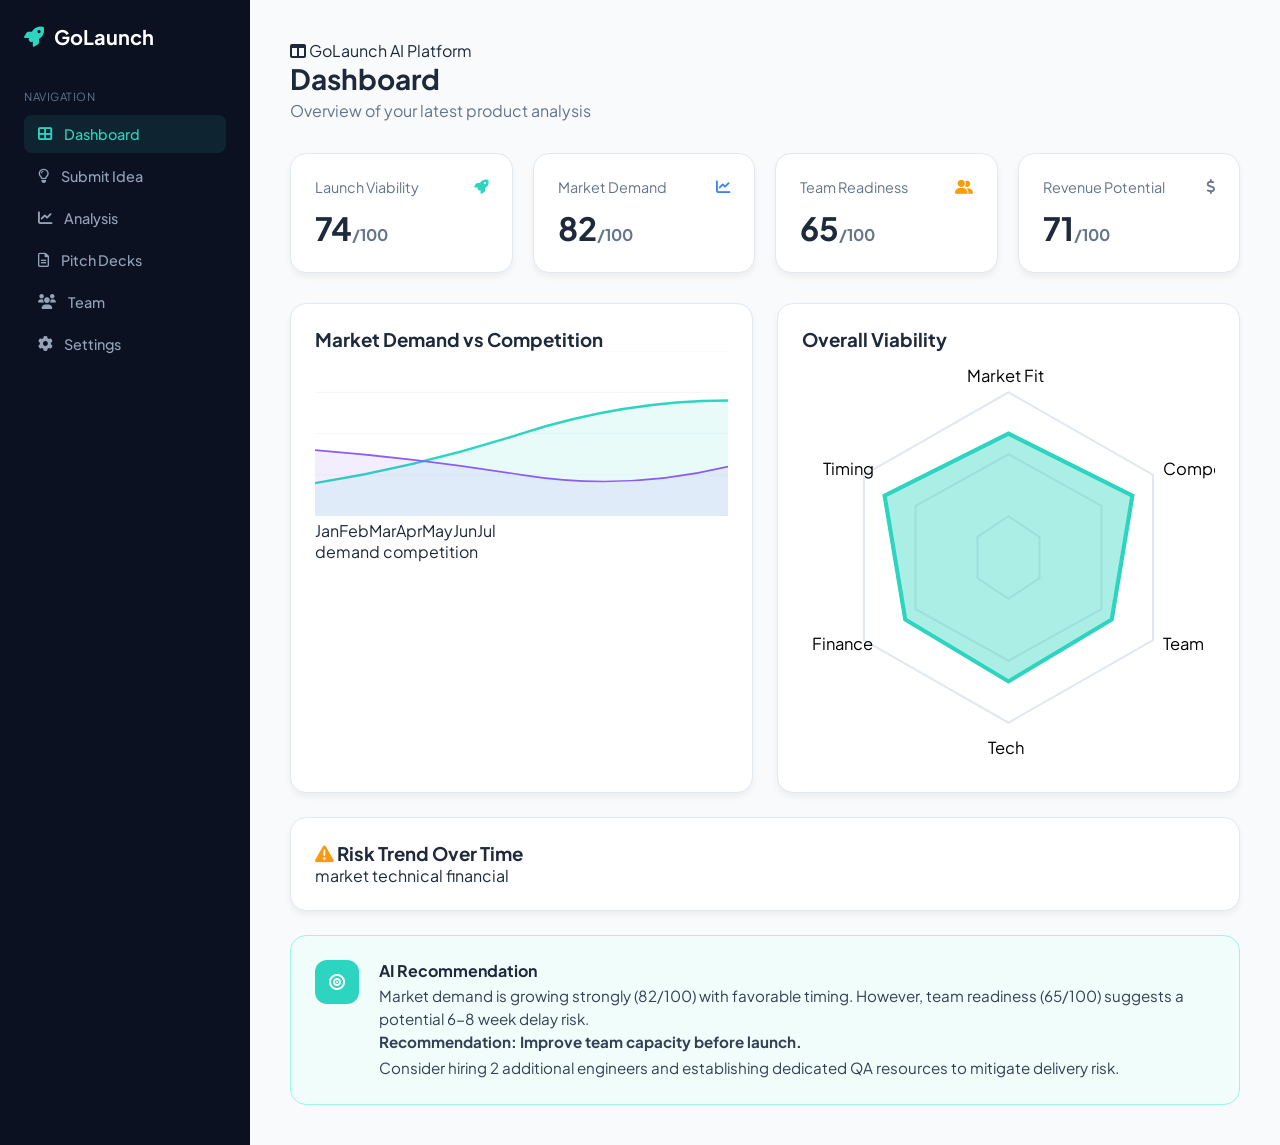
<file: dashboard.html>
<!DOCTYPE html>
<html lang="en">
<head>
    <meta charset="UTF-8">
    <meta name="viewport" content="width=device-width, initial-scale=1.0">
    <title>GoLaunch Dashboard</title>
    <link rel="stylesheet" href="style.css">
    <link rel="stylesheet" href="https://cdnjs.cloudflare.com/ajax/libs/font-awesome/6.0.0/css/all.min.css">
</head>
<body>
    <div class="container">
        <aside class="sidebar">
    <a href="index.html" class="logo">
    <i class="fas fa-rocket"></i> GoLaunch
</a>
    <nav>
        <p class="nav-label">Navigation</p>
        <ul>
            <li class="active">
                <a href="dashboard.html">
                    <i class="fas fa-th-large"></i> Dashboard
                </a>
            </li>
            <li>
                <a href="submit.html">
                    <i class="far fa-lightbulb"></i> Submit Idea
                </a>
            </li>
            <li>
                <a href="analysis.html">
                    <i class="fas fa-chart-line"></i> Analysis
                </a>
            </li>
            <li>
                <a href="pitch-decks.html">
                    <i class="far fa-file-alt"></i> Pitch Decks
                </a>
            </li>
            <li>
                <a href="team.html">
                    <i class="fas fa-users"></i> Team
                </a>
            </li>
            <li>
                <a href="settings.html">
                    <i class="fas fa-cog"></i> Settings
                </a>
            </li>
        </ul>
    </nav>
</aside>

        <main class="main-content">
            <header>
                <div class="breadcrumb"><i class="fas fa-columns"></i> GoLaunch AI Platform</div>
                <h1>Dashboard</h1>
                <p class="subtitle">Overview of your latest product analysis</p>
            </header>

            <section class="stat-cards">
                <div class="card">
                    <div class="card-header">
                        <span>Launch Viability</span>
                        <i class="fas fa-rocket icon-green"></i>
                    </div>
                    <div class="value">74<span>/100</span></div>
                    <div class="progress-bar"><div class="fill" style="width: 74%;"></div></div>
                </div>
                <div class="card">
                    <div class="card-header">
                        <span>Market Demand</span>
                        <i class="fas fa-chart-line icon-blue"></i>
                    </div>
                    <div class="value">82<span>/100</span></div>
                    <div class="progress-bar"><div class="fill" style="width: 82%;"></div></div>
                </div>
                <div class="card">
                    <div class="card-header">
                        <span>Team Readiness</span>
                        <i class="fas fa-user-friends icon-orange"></i>
                    </div>
                    <div class="value">65<span>/100</span></div>
                    <div class="progress-bar"><div class="fill" style="width: 65%;"></div></div>
                </div>
                <div class="card">
                    <div class="card-header">
                        <span>Revenue Potential</span>
                        <i class="fas fa-dollar-sign icon-green-bold"></i>
                    </div>
                    <div class="value">71<span>/100</span></div>
                    <div class="progress-bar"><div class="fill" style="width: 71%;"></div></div>
                </div>
            </section>

            <section class="charts-row">
    <div class="card chart-card">
        <h3>Market Demand vs Competition</h3>
        <div class="chart-container">
            <svg viewBox="0 0 500 200" class="line-chart-svg">
                <line x1="0" y1="0" x2="500" y2="0" stroke="#f1f5f9" />
                <line x1="0" y1="50" x2="500" y2="50" stroke="#f1f5f9" />
                <line x1="0" y1="100" x2="500" y2="100" stroke="#f1f5f9" />
                <line x1="0" y1="150" x2="500" y2="150" stroke="#f1f5f9" />
                
                <path d="M0,160 Q125,140 250,100 T500,60 L500,200 L0,200 Z" fill="rgba(45, 212, 191, 0.1)" />
                <path d="M0,160 Q125,140 250,100 T500,60" fill="none" stroke="#2dd4bf" stroke-width="3" />
                
                <path d="M0,120 Q125,130 250,150 T500,140 L500,200 L0,200 Z" fill="rgba(139, 92, 246, 0.1)" />
                <path d="M0,120 Q125,130 250,150 T500,140" fill="none" stroke="#8b5cf6" stroke-width="2" />
            </svg>
            <div class="chart-labels">
                <span>Jan</span><span>Feb</span><span>Mar</span><span>Apr</span><span>May</span><span>Jun</span><span>Jul</span>
            </div>
            <div class="legend">
                <span class="dot demand"></span> demand 
                <span class="dot competition"></span> competition
            </div>
        </div>
    </div>

    <div class="card chart-card">
        <h3>Overall Viability</h3>
        <div class="chart-container radar-center">
            <svg viewBox="0 0 200 200" class="radar-svg">
                <polygon points="100,20 170,60 170,140 100,180 30,140 30,60" fill="none" stroke="#e2e8f0" />
                <polygon points="100,50 145,75 145,125 100,150 55,125 55,75" fill="none" stroke="#e2e8f0" />
                <polygon points="100,80 115,90 115,110 100,120 85,110 85,90" fill="none" stroke="#e2e8f0" />
                
                <polygon points="100,40 160,70 150,130 100,160 50,130 40,70" fill="rgba(45, 212, 191, 0.4)" stroke="#2dd4bf" stroke-width="2" />
                
                <text x="80" y="15" font-size="8">Market Fit</text>
                <text x="175" y="60" font-size="8">Competition</text>
                <text x="175" y="145" font-size="8">Team</text>
                <text x="90" y="195" font-size="8">Tech</text>
                <text x="5" y="145" font-size="8">Finance</text>
                <text x="10" y="60" font-size="8">Timing</text>
            </svg>
        </div>
    </div>
</section>

            <section class="risk-section">
                <div class="card">
                    <h3><i class="fas fa-exclamation-triangle" style="color: #f39c12;"></i> Risk Trend Over Time</h3>
                    <div class="placeholder-chart bar-chart">
                        <div class="legend center">
                            <span class="square market"></span> market
                            <span class="square technical"></span> technical
                            <span class="square financial"></span> financial
                        </div>
                    </div>
                </div>
            </section>

            <section class="ai-box">
                <div class="ai-icon">
                    <i class="fas fa-bullseye"></i>
                </div>
                <div class="ai-text">
                    <strong>AI Recommendation</strong>
                    <p>Market demand is growing strongly (82/100) with favorable timing. However, team readiness (65/100) suggests a potential 6-8 week delay risk. <strong>Recommendation: Improve team capacity before launch.</strong> Consider hiring 2 additional engineers and establishing dedicated QA resources to mitigate delivery risk.</p>
                </div>
            </section>
        </main>
    </div>
</body>
</html>
</file>
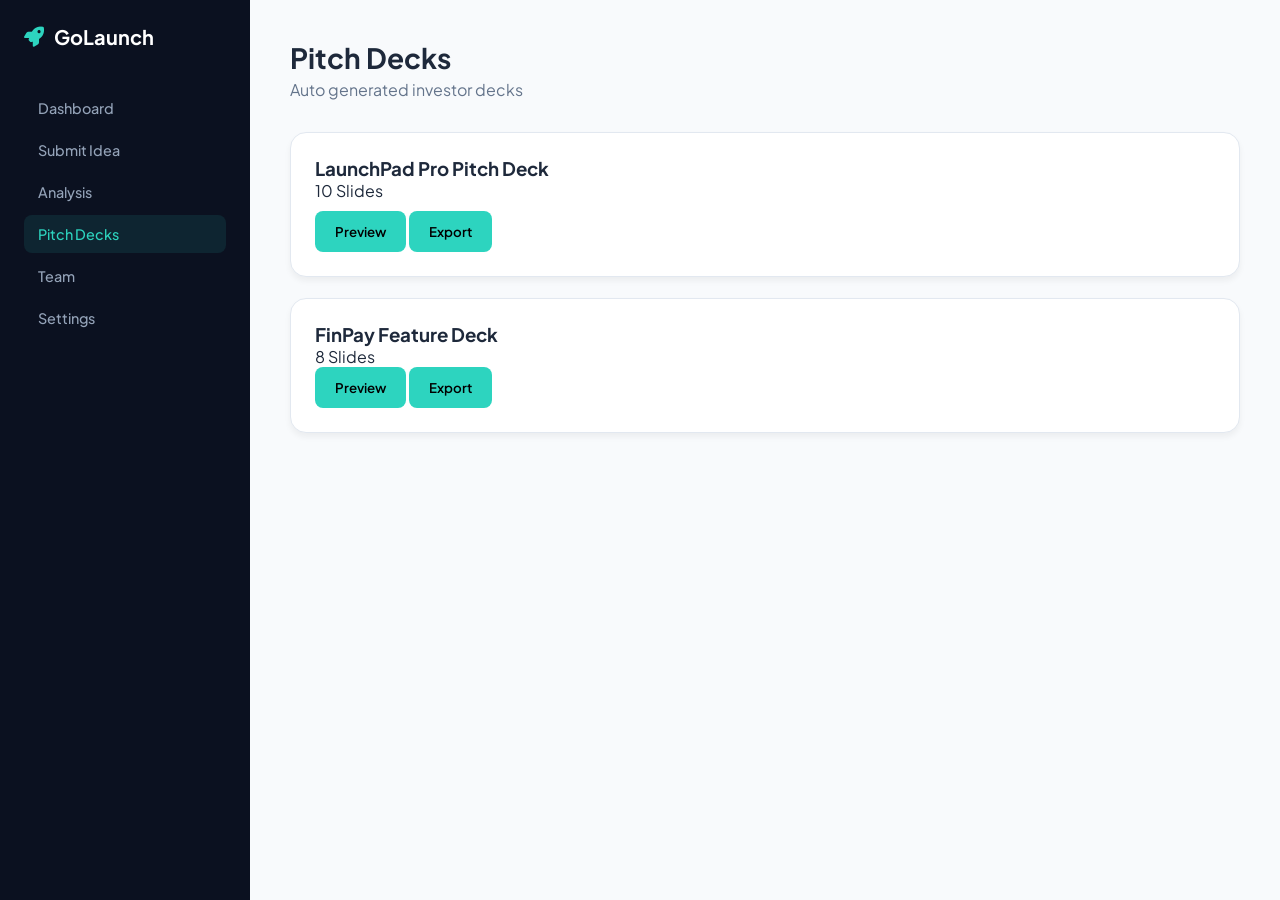
<file: pitch-decks.html>
<!DOCTYPE html>
<html lang="en">
<head>
<meta charset="UTF-8">
<title>Pitch Decks | GoLaunch</title>
<link rel="stylesheet" href="style.css">
<link rel="stylesheet" href="https://cdnjs.cloudflare.com/ajax/libs/font-awesome/6.0.0/css/all.min.css">
</head>

<body>

<div class="container">

<aside class="sidebar">
<a href="index.html" class="logo">
    <i class="fas fa-rocket"></i> GoLaunch
</a>

<ul>
<li><a href="dashboard.html">Dashboard</a></li>
<li><a href="submit.html">Submit Idea</a></li>
<li><a href="analysis.html">Analysis</a></li>
<li class="active"><a href="pitch-decks.html">Pitch Decks</a></li>
<li><a href="team.html">Team</a></li>
<li><a href="settings.html">Settings</a></li>
</ul>
</aside>

<main class="main-content">

<header>
<h1>Pitch Decks</h1>
<p class="subtitle">Auto generated investor decks</p>
</header>

<div class="card">

<h3>LaunchPad Pro Pitch Deck</h3>
<p>10 Slides</p>

<button style="margin-top:10px;">Preview</button>
<button>Export</button>

</div>

<br>

<div class="card">

<h3>FinPay Feature Deck</h3>
<p>8 Slides</p>

<button>Preview</button>
<button>Export</button>

</div>

</main>
</div>

</body>
</html>
</file>
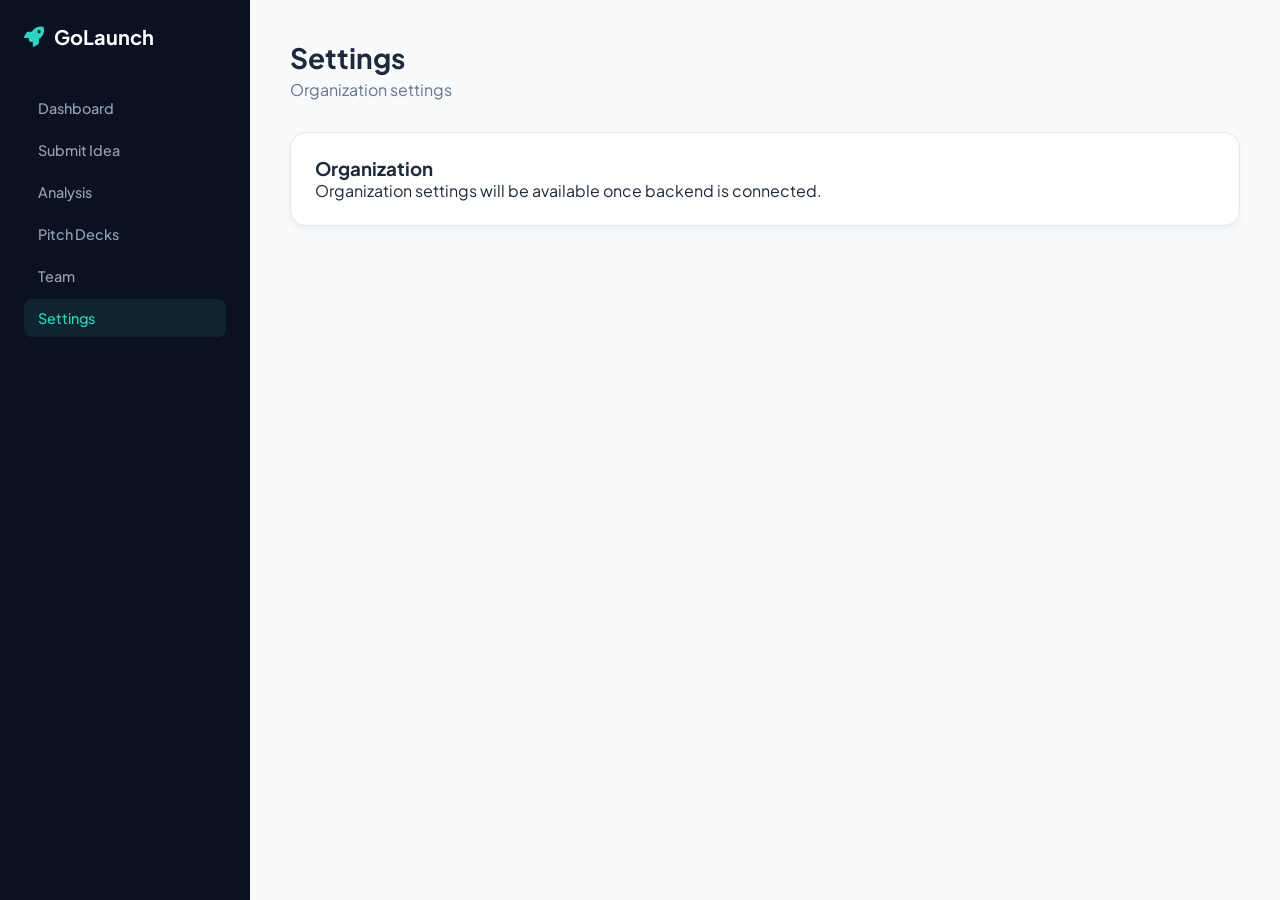
<file: settings.html>
<!DOCTYPE html>
<html>
<head>
<title>Team | GoLaunch</title>
<link rel="stylesheet" href="style.css">

<link rel="stylesheet" href="https://cdnjs.cloudflare.com/ajax/libs/font-awesome/6.0.0/css/all.min.css">
</head>

<body>

<div class="container">

<aside class="sidebar">
<a href="index.html" class="logo">
    <i class="fas fa-rocket"></i> GoLaunch
</a>

<ul>
<li><a href="dashboard.html">Dashboard</a></li>
<li><a href="submit.html">Submit Idea</a></li>
<li><a href="analysis.html">Analysis</a></li>
<li><a href="pitch-decks.html">Pitch Decks</a></li>
<li><a href="team.html">Team</a></li>
<li class="active"><a href="settings.html">Settings</a></li>
</ul>
</aside>

<main class="main-content">

<header>
<h1>Settings</h1>
<p class="subtitle">Organization settings</p>
</header>

<div class="card">
<h3>Organization</h3>
<p>Organization settings will be available once backend is connected.</p>
</div>

</main>
</div>

</body>
</html>
</file>
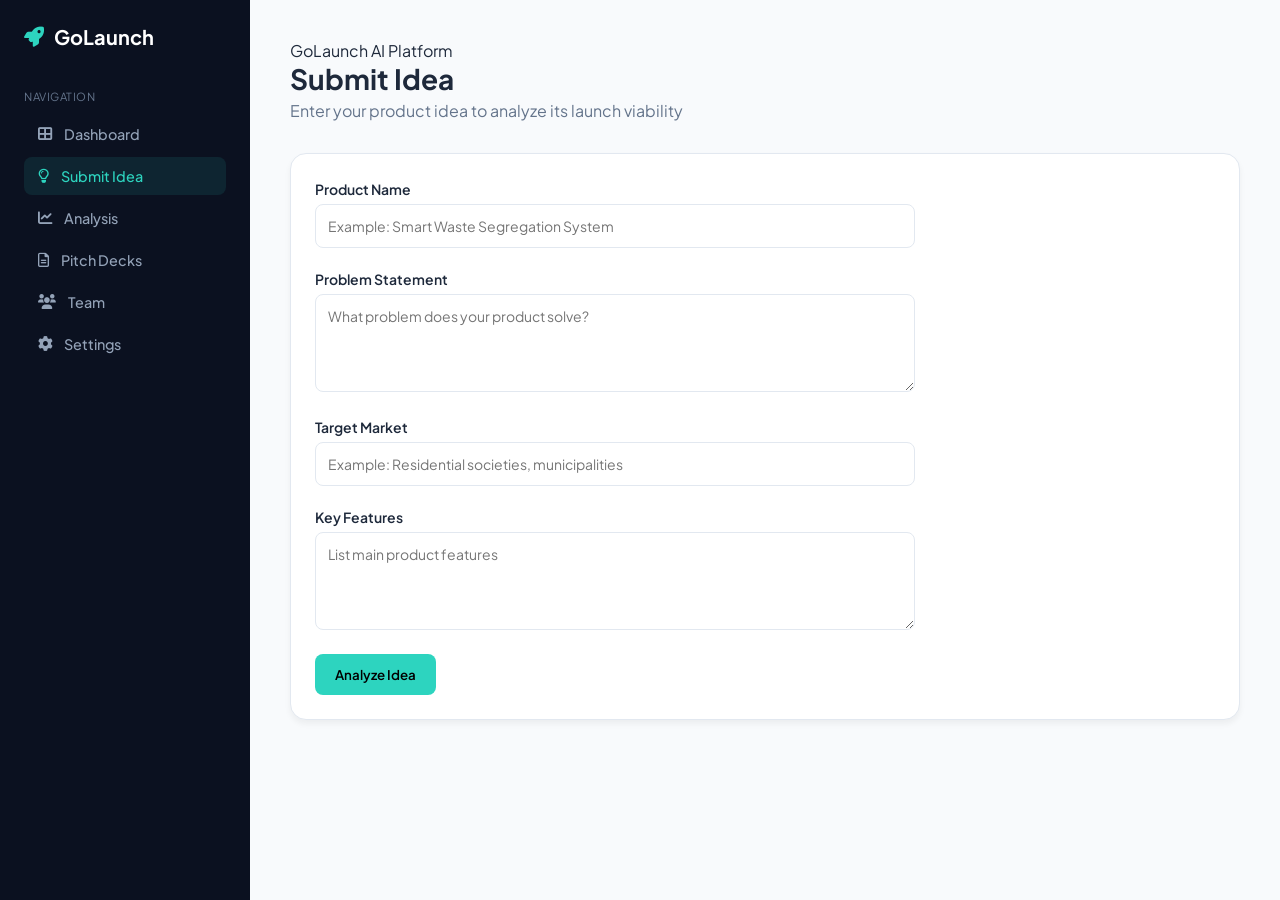
<file: submit.html>
<!DOCTYPE html>
<html lang="en">
<head>
<meta charset="UTF-8">
<meta name="viewport" content="width=device-width, initial-scale=1.0">
<title>Submit Idea | GoLaunch</title>
<link rel="stylesheet" href="style.css">
<link rel="stylesheet" href="https://cdnjs.cloudflare.com/ajax/libs/font-awesome/6.0.0/css/all.min.css">
</head>

<body>

<div class="container">

<!-- SIDEBAR -->
<aside class="sidebar">
<a href="index.html" class="logo">
    <i class="fas fa-rocket"></i> GoLaunch
</a>

<p class="nav-label">Navigation</p>

<ul>
<li><a href="dashboard.html"><i class="fas fa-th-large"></i> Dashboard</a></li>
<li class="active"><a href="submit.html"><i class="far fa-lightbulb"></i> Submit Idea</a></li>
<li><a href="analysis.html"><i class="fas fa-chart-line"></i> Analysis</a></li>
<li><a href="pitch-decks.html"><i class="far fa-file-alt"></i> Pitch Decks</a></li>
<li><a href="team.html"><i class="fas fa-users"></i> Team</a></li>
<li><a href="settings.html"><i class="fas fa-cog"></i> Settings</a></li>
</ul>
</aside>

<!-- MAIN -->
<main class="main-content">

<header>
<div class="breadcrumb">GoLaunch AI Platform</div>
<h1>Submit Idea</h1>
<p class="subtitle">Enter your product idea to analyze its launch viability</p>
</header>

<div class="card">

<form>

<div style="margin-bottom:20px;">
<label>Product Name</label><br>
<input type="text" placeholder="Example: Smart Waste Segregation System" style="width:100%;padding:12px;margin-top:5px;">
</div>

<div style="margin-bottom:20px;">
<label>Problem Statement</label><br>
<textarea rows="4" placeholder="What problem does your product solve?" style="width:100%;padding:12px;margin-top:5px;"></textarea>
</div>

<div style="margin-bottom:20px;">
<label>Target Market</label><br>
<input type="text" placeholder="Example: Residential societies, municipalities" style="width:100%;padding:12px;margin-top:5px;">
</div>

<div style="margin-bottom:20px;">
<label>Key Features</label><br>
<textarea rows="4" placeholder="List main product features" style="width:100%;padding:12px;margin-top:5px;"></textarea>
</div>

<button style="background:#2dd4bf;border:none;padding:12px 20px;border-radius:8px;font-weight:600;">
Analyze Idea
</button>

</form>

</div>

</main>
</div>

</body>
</html>
</file>
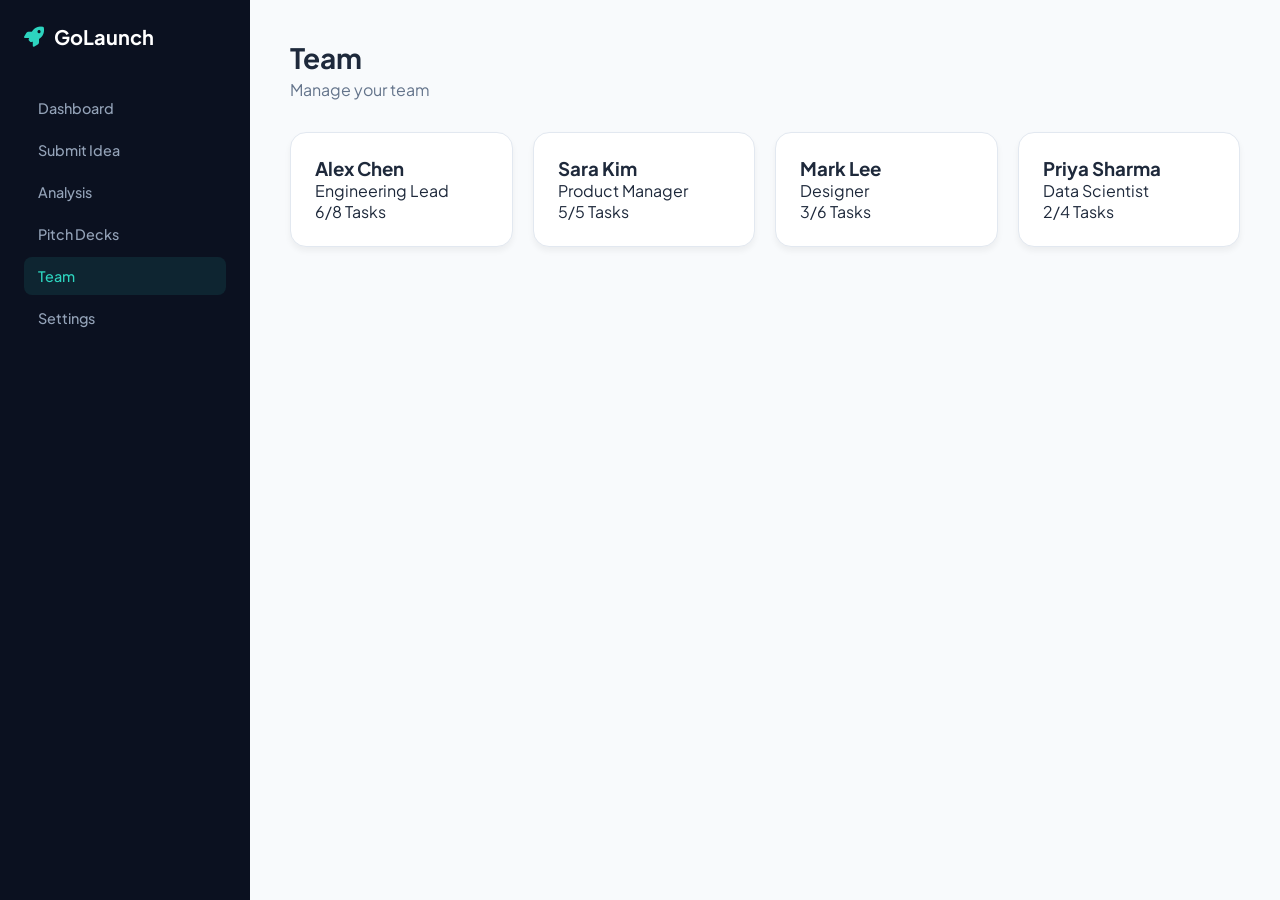
<file: team.html>
<!DOCTYPE html>
<html>
<head>
<title>Team | GoLaunch</title>
<link rel="stylesheet" href="style.css">

<link rel="stylesheet" href="https://cdnjs.cloudflare.com/ajax/libs/font-awesome/6.0.0/css/all.min.css">
</head>

<body>

<div class="container">

<aside class="sidebar">
<a href="index.html" class="logo">
    <i class="fas fa-rocket"></i> GoLaunch
</a>

<ul>
<li><a href="dashboard.html">Dashboard</a></li>
<li><a href="submit.html">Submit Idea</a></li>
<li><a href="analysis.html">Analysis</a></li>
<li><a href="pitch-decks.html">Pitch Decks</a></li>
<li class="active"><a href="team.html">Team</a></li>
<li><a href="settings.html">Settings</a></li>
</ul>
</aside>

<main class="main-content">

<header>
<h1>Team</h1>
<p class="subtitle">Manage your team</p>
</header>

<section class="stat-cards">

<div class="card">
<h3>Alex Chen</h3>
<p>Engineering Lead</p>
<p>6/8 Tasks</p>
</div>

<div class="card">
<h3>Sara Kim</h3>
<p>Product Manager</p>
<p>5/5 Tasks</p>
</div>

<div class="card">
<h3>Mark Lee</h3>
<p>Designer</p>
<p>3/6 Tasks</p>
</div>

<div class="card">
<h3>Priya Sharma</h3>
<p>Data Scientist</p>
<p>2/4 Tasks</p>
</div>

</section>

</main>
</div>

</body>
</html>
</file>
<file: style.css>
@import url('https://fonts.googleapis.com/css2?family=Plus+Jakarta+Sans:wght@400;600;700;800&display=swap');

*{
margin:0;
padding:0;
box-sizing:border-box;
font-family:'Plus Jakarta Sans',sans-serif;
}

/* ================= LANDING PAGE ================= */

.hero-section{
background-color:#0B0F1A;
background-image:radial-gradient(circle at 60% 40%,#162031 0%,#0B0F1A 60%);
}

.hero-title{
font-size:100px;
font-weight:800;
line-height:0.9;
letter-spacing:-0.05em;
}

.pill-badge{
background:rgba(22,32,49,0.8);
border:1px solid #2D3748;
display:inline-block;
padding:8px 20px;
border-radius:9999px;
font-size:13px;
font-weight:700;
}

/* ================= VARIABLES ================= */

:root{

--sidebar-bg:#0b1120;
--main-bg:#f8fafc;
--card-bg:#ffffff;

--primary-teal:#2dd4bf;
--accent-purple:#8b5cf6;

--text-main:#1e293b;
--text-muted:#64748b;

--border-color:#e2e8f0;

}

/* ================= MAIN LAYOUT ================= */

body{
background-color:var(--main-bg);
color:var(--text-main);
}

.container{
display:flex;
min-height:100vh;
}

/* ================= SIDEBAR ================= */

.sidebar{
width:250px;
background:var(--sidebar-bg);
padding:24px;
display:flex;
flex-direction:column;
}

.logo{
font-size:1.25rem;
font-weight:700;
color:white;
margin-bottom:40px;
display:flex;
align-items:center;
gap:10px;
}

.logo i{
color:var(--primary-teal);
}

.nav-label{
font-size:0.7rem;
text-transform:uppercase;
letter-spacing:0.05em;
color:var(--text-muted);
margin-bottom:12px;
}

.sidebar ul{
list-style:none;
}

.sidebar ul li{
margin-bottom:4px;
}

.sidebar ul li a{
text-decoration:none;
color:#94a3b8;
font-size:0.9rem;
font-weight:500;
display:flex;
align-items:center;
gap:12px;
padding:10px 14px;
border-radius:8px;
transition:0.2s;
}

.sidebar ul li a:hover{
background:rgba(255,255,255,0.03);
color:white;
}

.sidebar ul li.active a{
background:rgba(45,212,191,0.1);
color:var(--primary-teal);
}

/* ================= MAIN CONTENT ================= */

.main-content{
flex:1;
padding:40px;
overflow-y:auto;
}

header{
margin-bottom:32px;
}

header h1{
font-size:1.75rem;
font-weight:700;
margin-bottom:4px;
}

.subtitle{
color:var(--text-muted);
}

/* ================= CARDS ================= */

.card{
background:var(--card-bg);
padding:24px;
border-radius:16px;
border:1px solid var(--border-color);
box-shadow:0 4px 6px rgba(0,0,0,0.05);
}

/* ================= STAT CARDS ================= */

.stat-cards{
display:grid;
grid-template-columns:repeat(auto-fit,minmax(200px,1fr));
gap:20px;
margin-top:25px;
margin-bottom:30px;
}

.card-header{
display:flex;
justify-content:space-between;
align-items:center;
color:var(--text-muted);
font-size:0.9rem;
margin-bottom:12px;
}

.icon-green{color:var(--primary-teal);}
.icon-blue{color:#3b82f6;}
.icon-orange{color:#f59e0b;}

.value{
font-size:2rem;
font-weight:700;
}

.value span{
font-size:1rem;
color:var(--text-muted);
}

/* ================= CHARTS ================= */

.charts-row{
display:grid;
grid-template-columns:1fr 1fr;
gap:24px;
margin-bottom:24px;
}

canvas{
width:100% !important;
height:300px !important;
}

/* ================= AI BOX ================= */

.ai-box{
background:#f0fdfa;
border:1px solid #99f6e4;
border-radius:16px;
padding:24px;
display:flex;
gap:20px;
margin-top:24px;
}

.ai-icon{
background:var(--primary-teal);
color:white;
width:44px;
height:44px;
display:flex;
align-items:center;
justify-content:center;
border-radius:12px;
flex-shrink:0;
}

.ai-text strong{
display:block;
margin-bottom:4px;
}

.ai-text p{
font-size:0.95rem;
color:#334155;
line-height:1.5;
}

/* ================= VIABILITY SCORE ================= */

.viability-header{
display:flex;
justify-content:space-between;
align-items:center;
margin-bottom:20px;
}

.pitch-btn{
background:var(--accent-purple);
color:white;
padding:10px 18px;
border-radius:8px;
font-size:14px;
text-decoration:none;
font-weight:600;
display:flex;
align-items:center;
gap:8px;
transition:0.2s;
}

.pitch-btn:hover{
opacity:0.9;
transform:translateY(-2px);
}

.viability-content{
display:flex;
align-items:center;
gap:40px;
flex-wrap:wrap;
}

/* ================= CIRCLE SCORE ================= */

.progress-circle{
position:relative;
width:160px;
height:160px;
}

.progress-circle svg{
transform:rotate(-90deg);
}

.progress-circle circle{
stroke-linecap:round;
}

.circle-score{
position:absolute;
top:50%;
left:50%;
transform:translate(-50%,-50%);
font-size:28px;
font-weight:800;
color:var(--primary-teal);
}

/* ================= TABLE ================= */

table{
width:100%;
border-collapse:collapse;
margin-top:20px;
}

th{
background:#f1f5f9;
padding:12px;
text-align:left;
font-size:14px;
font-weight:600;
}

td{
padding:12px;
border-top:1px solid var(--border-color);
font-size:14px;
color:#334155;
}

tr:hover{
background:#f8fafc;
}

/* ================= FORM ================= */

form{
max-width:600px;
}

form label{
font-weight:600;
font-size:14px;
color:#1e293b;
}

input,
textarea,
select{
width:100%;
padding:12px;
margin-top:6px;
border-radius:8px;
border:1px solid #e2e8f0;
font-size:14px;
}

input:focus,
textarea:focus{
outline:none;
border-color:var(--primary-teal);
}

/* ================= BUTTONS ================= */

button{
background:var(--primary-teal);
color:black;
border:none;
padding:12px 20px;
border-radius:8px;
font-weight:600;
cursor:pointer;
transition:0.2s;
}

button:hover{
opacity:0.9;
transform:translateY(-1px);
}

/* ================= TEAM ================= */

.team-grid{
display:grid;
grid-template-columns:repeat(auto-fit,minmax(220px,1fr));
gap:24px;
}

.team-member{
background:white;
padding:24px;
border-radius:16px;
border:1px solid var(--border-color);
text-align:center;
}

.avatar{
width:60px;
height:60px;
border-radius:50%;
background:var(--primary-teal);
color:white;
display:flex;
align-items:center;
justify-content:center;
font-weight:700;
margin:auto;
margin-bottom:10px;
}

/* ================= RESPONSIVE ================= */

@media (max-width:900px){

.sidebar{
width:200px;
}

.hero-title{
font-size:60px;
}

.charts-row{
grid-template-columns:1fr;
}

}

/* ================= VIABILITY TEXT FIX ================= */

.viability-text{
max-width:520px;
line-height:1.7;
color:#334155;
font-size:15px;
}

/* keeps circle fixed on left */

.progress-circle{
flex-shrink:0;
}

/* badge spacing */

.pill-badge{
margin-top:6px;
}

/* better spacing inside viability card */

.viability-section{
margin-bottom:30px;
}

/* responsive fix */

@media (max-width:700px){

.viability-content{
flex-direction:column;
align-items:flex-start;
}

}

/* ===== ANALYSIS PAGE FIX ===== */

.viability-text{
max-width:520px;
line-height:1.7;
color:#334155;
font-size:15px;
}

.progress-circle{
flex-shrink:0;
}

.viability-section{
margin-bottom:30px;
}

.logo{
font-size:1.25rem;
font-weight:700;
color:white;
margin-bottom:40px;
display:flex;
align-items:center;
gap:10px;
text-decoration:none;
}
</file>
